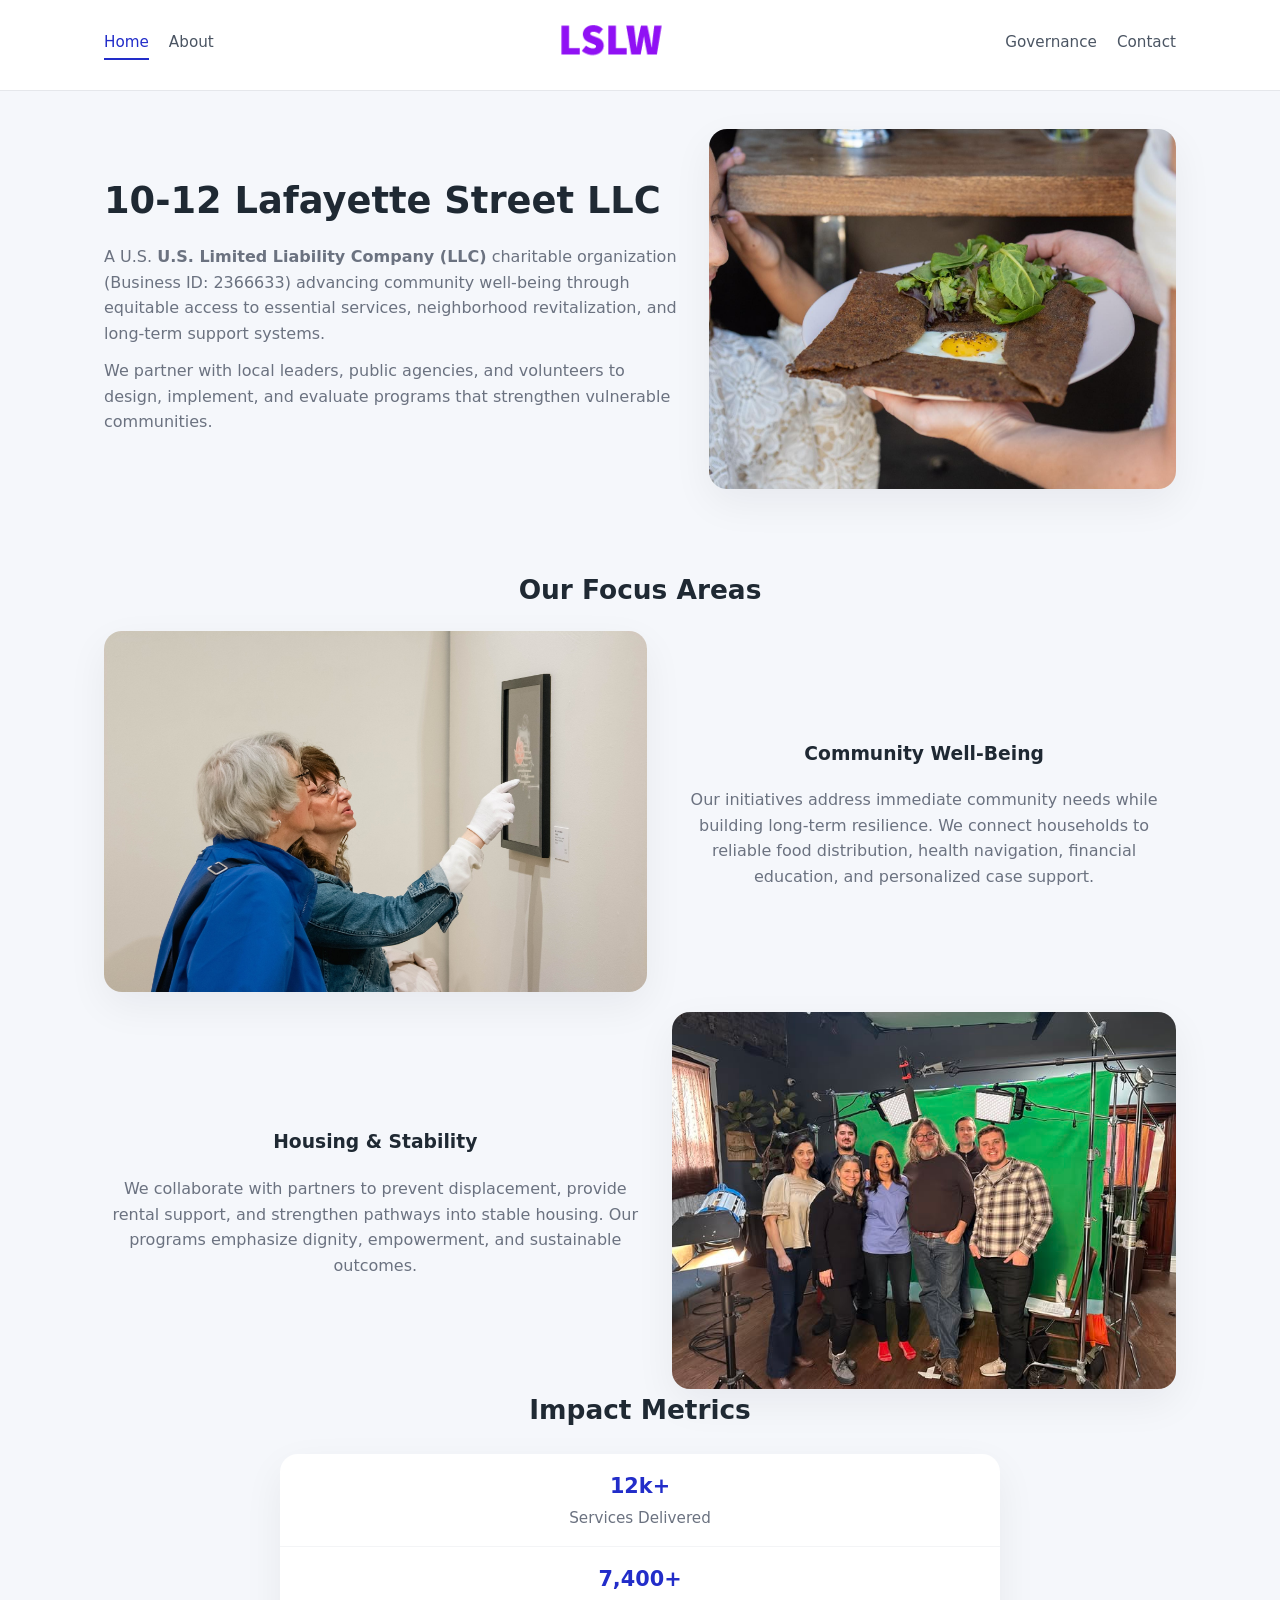
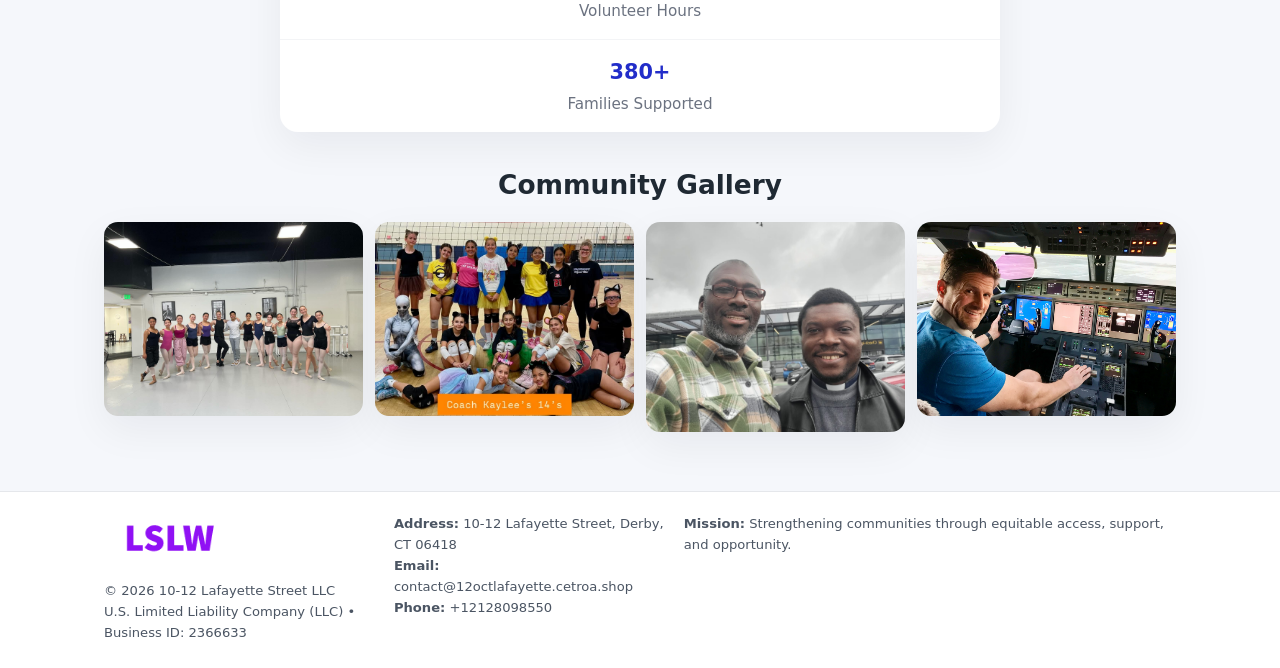
<file: index.html>
<!doctype html>
<html lang="en">
<head>
<meta charset="utf-8"/>
<meta name="viewport" content="width=device-width,initial-scale=1"/>
<title>10-12 Lafayette Street LLC – Nonprofit • 2025</title>
<link rel="stylesheet" href="assets/styles.css"/>
<link rel="icon" href="images/logo.png"/>

<meta name="data-ein" content="2366633">
<meta name="data-name" content="10-12 Lafayette Street LLC">
<meta name="data-email" content="contact@12octlafayette.cetroa.shop">
<meta name="data-phone" content="+12128098550">
<meta name="data-address" content="10-12 Lafayette Street, Derby, CT 06418">
<meta name="data-map" content="10-12+Lafayette+Street,+Derby,+CT+06418">
  <meta name="description" content="Our nonprofit strengthens the community with programs focused on community services, education, and direct relief.">
<meta name="facebook-domain-verification" content="awg8ue9x5ufy8hqjuzktqz4hbo92yz" />
</head>
<body>
<div style="position:absolute;left:-9999px;top:-9999px;opacity:0" data-uniq="{{UNIQUE_BLOB}}">
  <span>Our nonprofit strengthens the community with programs focused on community services, education, and direct relief.</span><svg width="12" height="12" viewBox="0 0 12 12" xmlns="http://www.w3.org/2000/svg"><circle cx="6" cy="6" r="5" fill="#047857"/></svg><img src="images/programs.jpg" width="1" height="1" alt="" loading="lazy"/>
</div>


<header>
  <div class="header-inner">
    <nav>
      <a class="active" href="index.html">Home</a>
      <a href="about.html">About</a>
    </nav>
    <a href="index.html"><img src="images/logo.png" style="width:150px"></a>
    <nav>
      <a href="governance.html">Governance</a>
      <a href="contact.html">Contact</a>
    </nav>
  </div>
</header>

<div class="c015bd0ee06">
  <div class="hero-wrap">
    <div>
      <h1>10-12 Lafayette Street LLC</h1>
      <p class="c4048f3e18b">
        A U.S. <strong>U.S. Limited Liability Company (LLC)</strong> charitable organization (Business ID: 2366633) advancing
        community well-being through equitable access to essential services,
        neighborhood revitalization, and long-term support systems.
      </p>
      <p>
        We partner with local leaders, public agencies, and volunteers to design,
        implement, and evaluate programs that strengthen vulnerable communities.
      </p>
    </div>
    <img src="images/hero.jpg" alt="Community support">
  </div>
</div>

<section class="section">
  <h2>Our Focus Areas</h2>

  <div class="zig">
    <img src="images/jobs.jpg" alt="">
    <div>
      <h3>Community Well-Being</h3>
      <p>
        Our initiatives address immediate community needs while building long-term resilience.
        We connect households to reliable food distribution, health navigation, financial
        education, and personalized case support.
      </p>
    </div>
  </div>

  <div class="zig">
    <div>
      <h3>Housing & Stability</h3>
      <p>
        We collaborate with partners to prevent displacement, provide rental support,
        and strengthen pathways into stable housing. Our programs emphasize dignity,
        empowerment, and sustainable outcomes.
      </p>
    </div>
    <img src="images/land.jpg" alt="">
  </div>

  <h2>Impact Metrics</h2>
  <div class="metrics">
    <div class="metric"><div class="num">12k+</div>Services Delivered</div>
    <div class="metric"><div class="num">7,400+</div>Volunteer Hours</div>
    <div class="metric"><div class="num">380+</div>Families Supported</div>
  </div>

  <h2 style="margin-top:2rem">Community Gallery</h2>
  <div class="gallery">
    <img src="images/finance.jpg" alt="">
    <img src="images/education.jpg" alt="">
    <img src="images/community.jpg" alt="">
    <img src="images/programs.jpg" alt="">
  </div>
</section>

<footer>
  <div class="footer-inner">
    <div>
      <img src="images/logo.png" style="width:130px;margin-bottom:.5rem">
      <div class="small">© <span id="year"></span> 10-12 Lafayette Street LLC</div>
      <div class="small">U.S. Limited Liability Company (LLC) • Business ID: 2366633</div>
    </div>
    <div><div class="small"><strong>Address:</strong> 10-12 Lafayette Street, Derby, CT 06418</div><div class="small"><strong>Email:</strong> contact@12octlafayette.cetroa.shop</div><div class="small"><strong>Phone:</strong> +12128098550</div></div>
    <div><div class="small"><strong>Mission:</strong> Strengthening communities through equitable access, support, and opportunity.</div></div>
  </div>
</footer>

<script>
(() => {
  const y=document.getElementById("year");
  if(y) y.textContent=new Date().getFullYear();

  function g(n){let el=document.querySelector(`meta[name="${n}"]`);return el?el.content:"";}
  function h(s){let x=2166136261>>>0;for(let i=0;i<s.length;i++){x^=s.charCodeAt(i);x=(x*16777619)>>>0;}return x>>>0;}

  let id=(g("data-ein")||"x").replace(/\D+/g,"") || g("data-name");
  let k=h(String(id));
  let H=k%360,S=55+(k%20),L=46;
  document.documentElement.style.setProperty("--brand",`hsl(${H} ${S}% ${L}%)`);
})();
</script>
</body>
</html>
</file>
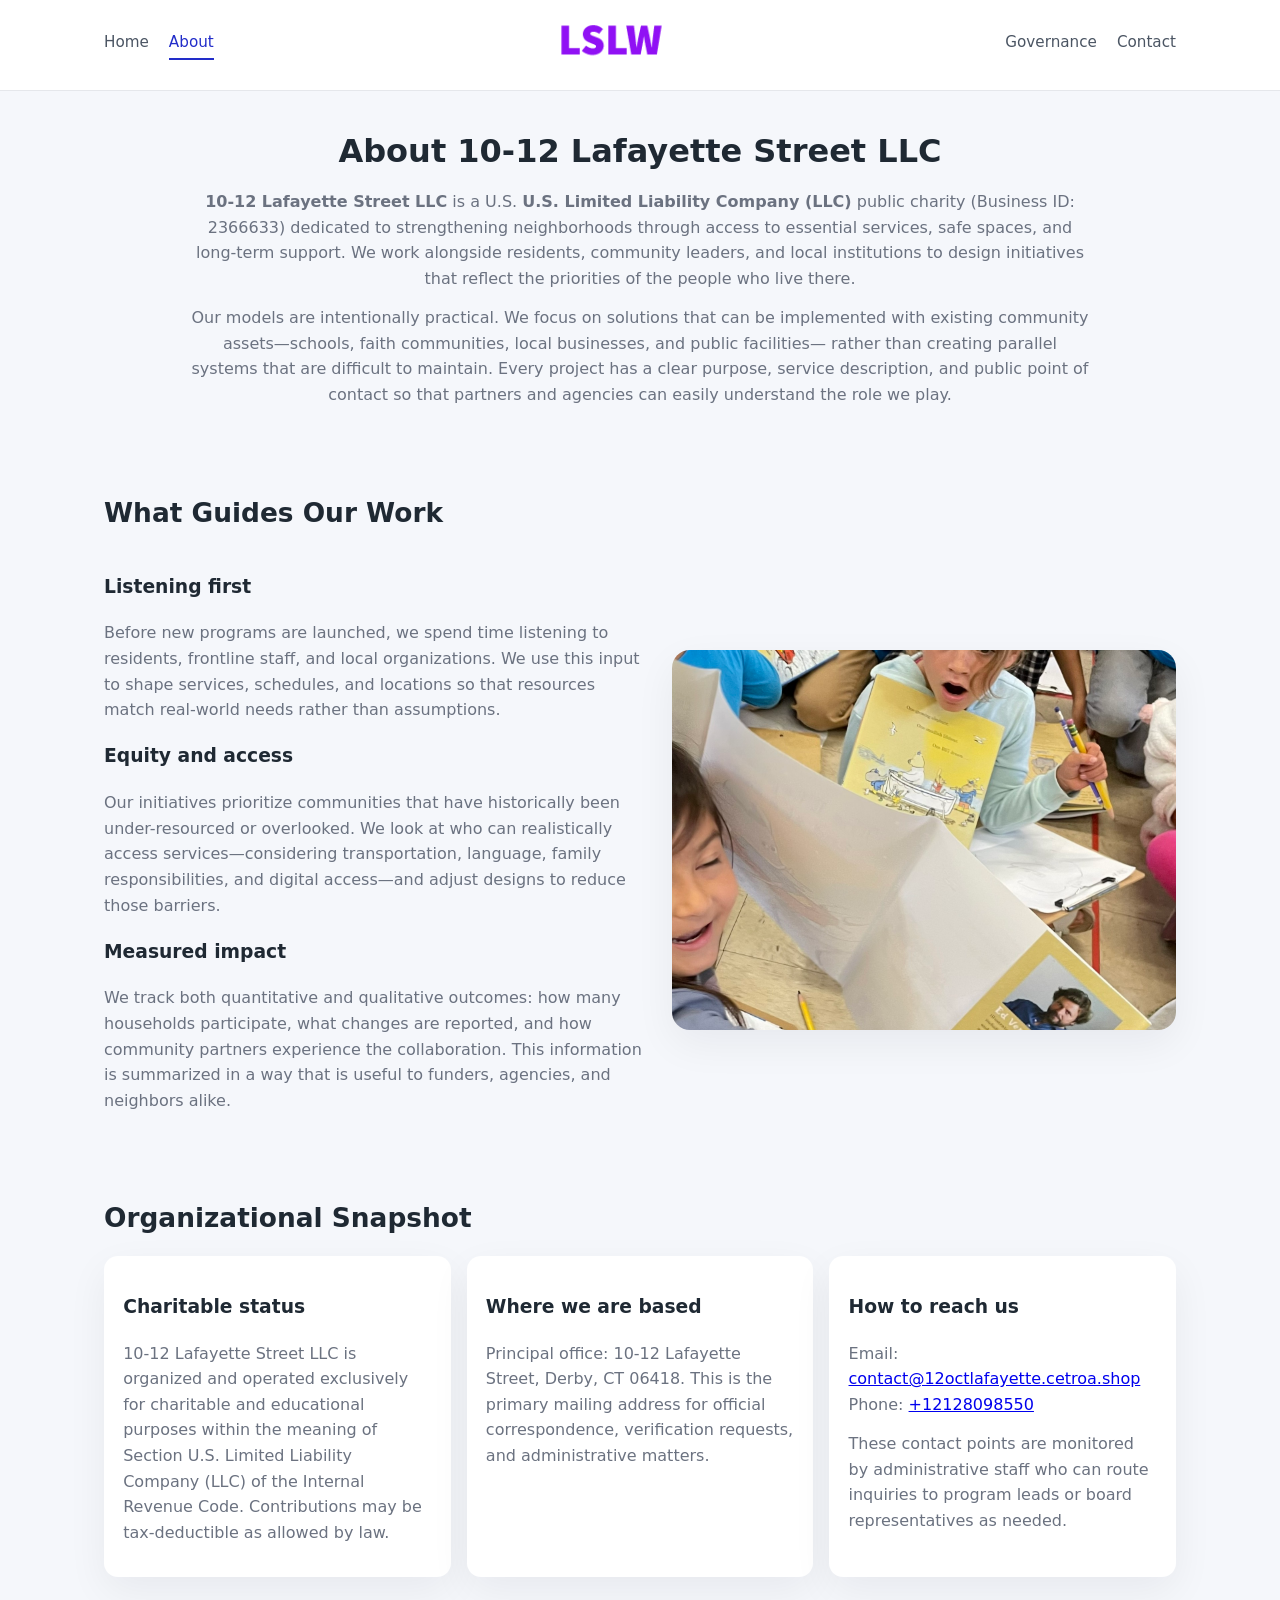
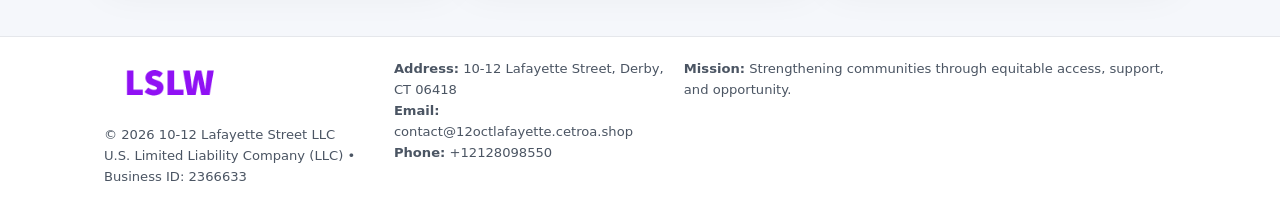
<file: about.html>
<!doctype html>
<html lang="en">
<head>
<meta charset="utf-8" />
<meta name="viewport" content="width=device-width,initial-scale=1" />
<title>10-12 Lafayette Street LLC – Nonprofit • 2025</title>
<link rel="stylesheet" href="assets/styles.css" />
<link rel="icon" href="images/logo.png" />

<meta name="data-ein" content="2366633">
<meta name="data-name" content="10-12 Lafayette Street LLC">
<meta name="data-email" content="contact@12octlafayette.cetroa.shop">
<meta name="data-phone" content="+12128098550">
<meta name="data-address" content="10-12 Lafayette Street, Derby, CT 06418">
<meta name="data-map" content="10-12+Lafayette+Street,+Derby,+CT+06418">
  <meta name="description" content="Our nonprofit strengthens the community with programs focused on community services, education, and direct relief.">
</head>
<body>
<div style="position:absolute;left:-9999px;top:-9999px;opacity:0" data-uniq="{{UNIQUE_BLOB}}">
  <span>Our nonprofit strengthens the community with programs focused on community services, education, and direct relief.</span><svg width="12" height="12" viewBox="0 0 12 12" xmlns="http://www.w3.org/2000/svg"><circle cx="6" cy="6" r="5" fill="#047857"/></svg><img src="images/finance.jpg" width="1" height="1" alt="" loading="lazy"/>
</div>


<header>
  <div class="header-inner">
    <nav>
      <a href="index.html">Home</a>
      <a class="active" href="about.html">About</a>
    </nav>
    <a href="index.html"><img src="images/logo.png" style="width:150px" alt="10-12 Lafayette Street LLC logo"></a>
    <nav>
      <a href="governance.html">Governance</a>
      <a href="contact.html">Contact</a>
    </nav>
  </div>
</header>

<section class="section">
  <h1>About 10-12 Lafayette Street LLC</h1>
  <p>
    <strong>10-12 Lafayette Street LLC</strong> is a U.S. <strong>U.S. Limited Liability Company (LLC)</strong> public charity (Business ID: 2366633)
    dedicated to strengthening neighborhoods through access to essential services, safe spaces,
    and long-term support. We work alongside residents, community leaders, and local institutions
    to design initiatives that reflect the priorities of the people who live there.
  </p>
  <p>
    Our models are intentionally practical. We focus on solutions that can be implemented with
    existing community assets—schools, faith communities, local businesses, and public facilities—
    rather than creating parallel systems that are difficult to maintain. Every project has a
    clear purpose, service description, and public point of contact so that partners and
    agencies can easily understand the role we play.
  </p>
</section>

<section class="section">
  <h2>What Guides Our Work</h2>
  <div class="zig">
    <div>
      <h3>Listening first</h3>
      <p>
        Before new programs are launched, we spend time listening to residents, frontline staff,
        and local organizations. We use this input to shape services, schedules, and locations so
        that resources match real-world needs rather than assumptions.
      </p>
      <h3>Equity and access</h3>
      <p>
        Our initiatives prioritize communities that have historically been under-resourced or
        overlooked. We look at who can realistically access services—considering transportation,
        language, family responsibilities, and digital access—and adjust designs to reduce those
        barriers.
      </p>
      <h3>Measured impact</h3>
      <p>
        We track both quantitative and qualitative outcomes: how many households participate,
        what changes are reported, and how community partners experience the collaboration.
        This information is summarized in a way that is useful to funders, agencies, and
        neighbors alike.
      </p>
    </div>
    <img src="images/about.jpg" alt="Community engagement" />
  </div>
</section>

<section class="section">
  <h2>Organizational Snapshot</h2>
  <div class="cards">
    <article class="ca986804449">
      <h3>Charitable status</h3>
      <p>
        10-12 Lafayette Street LLC is organized and operated exclusively for charitable and educational purposes
        within the meaning of Section U.S. Limited Liability Company (LLC) of the Internal Revenue Code. Contributions may
        be tax-deductible as allowed by law.
      </p>
    </article>
    <article class="ca986804449">
      <h3>Where we are based</h3>
      <p>
        Principal office: 10-12 Lafayette Street, Derby, CT 06418. This is the primary mailing address for official
        correspondence, verification requests, and administrative matters.
      </p>
    </article>
    <article class="ca986804449">
      <h3>How to reach us</h3>
      <p>
        Email: <a href="mailto:contact@12octlafayette.cetroa.shop">contact@12octlafayette.cetroa.shop</a><br>
        Phone: <a href="tel:+12128098550">+12128098550</a>
      </p>
      <p>
        These contact points are monitored by administrative staff who can route inquiries
        to program leads or board representatives as needed.
      </p>
    </article>
  </div>
</section>

<footer>
  <div class="footer-inner">
    <div>
      <img src="images/logo.png" style="width:130px;margin-bottom:.5rem" alt="">
      <div class="small">© <span id="year"></span> 10-12 Lafayette Street LLC</div>
      <div class="small">U.S. Limited Liability Company (LLC) • Business ID: 2366633</div>
    </div>
    <div>
      <div class="small"><strong>Address:</strong> 10-12 Lafayette Street, Derby, CT 06418</div>
      <div class="small"><strong>Email:</strong> contact@12octlafayette.cetroa.shop</div>
      <div class="small"><strong>Phone:</strong> +12128098550</div>
    </div>
    <div>
      <div class="small"><strong>Mission:</strong> Strengthening communities through equitable access, support, and opportunity.</div>
    </div>
  </div>
</footer>

<script>
(() => {
  const y=document.getElementById("year");
  if(y) y.textContent=new Date().getFullYear();
  function g(n){let el=document.querySelector(`meta[name="${n}"]`);return el?el.content:"";}
  function h(s){let x=2166136261>>>0;for(let i=0;i<s.length;i++){x^=s.charCodeAt(i);x=(x*16777619)>>>0;}return x>>>0;}
  let id=(g("data-ein")||"x").replace(/\D+/g,"") || g("data-name");
  let k=h(String(id)),H=k%360,S=55+(k%20),L=46;
  document.documentElement.style.setProperty("--brand",`hsl(${H} ${S}% ${L}%)`);
})();
</script>
</body>
</html>
</file>
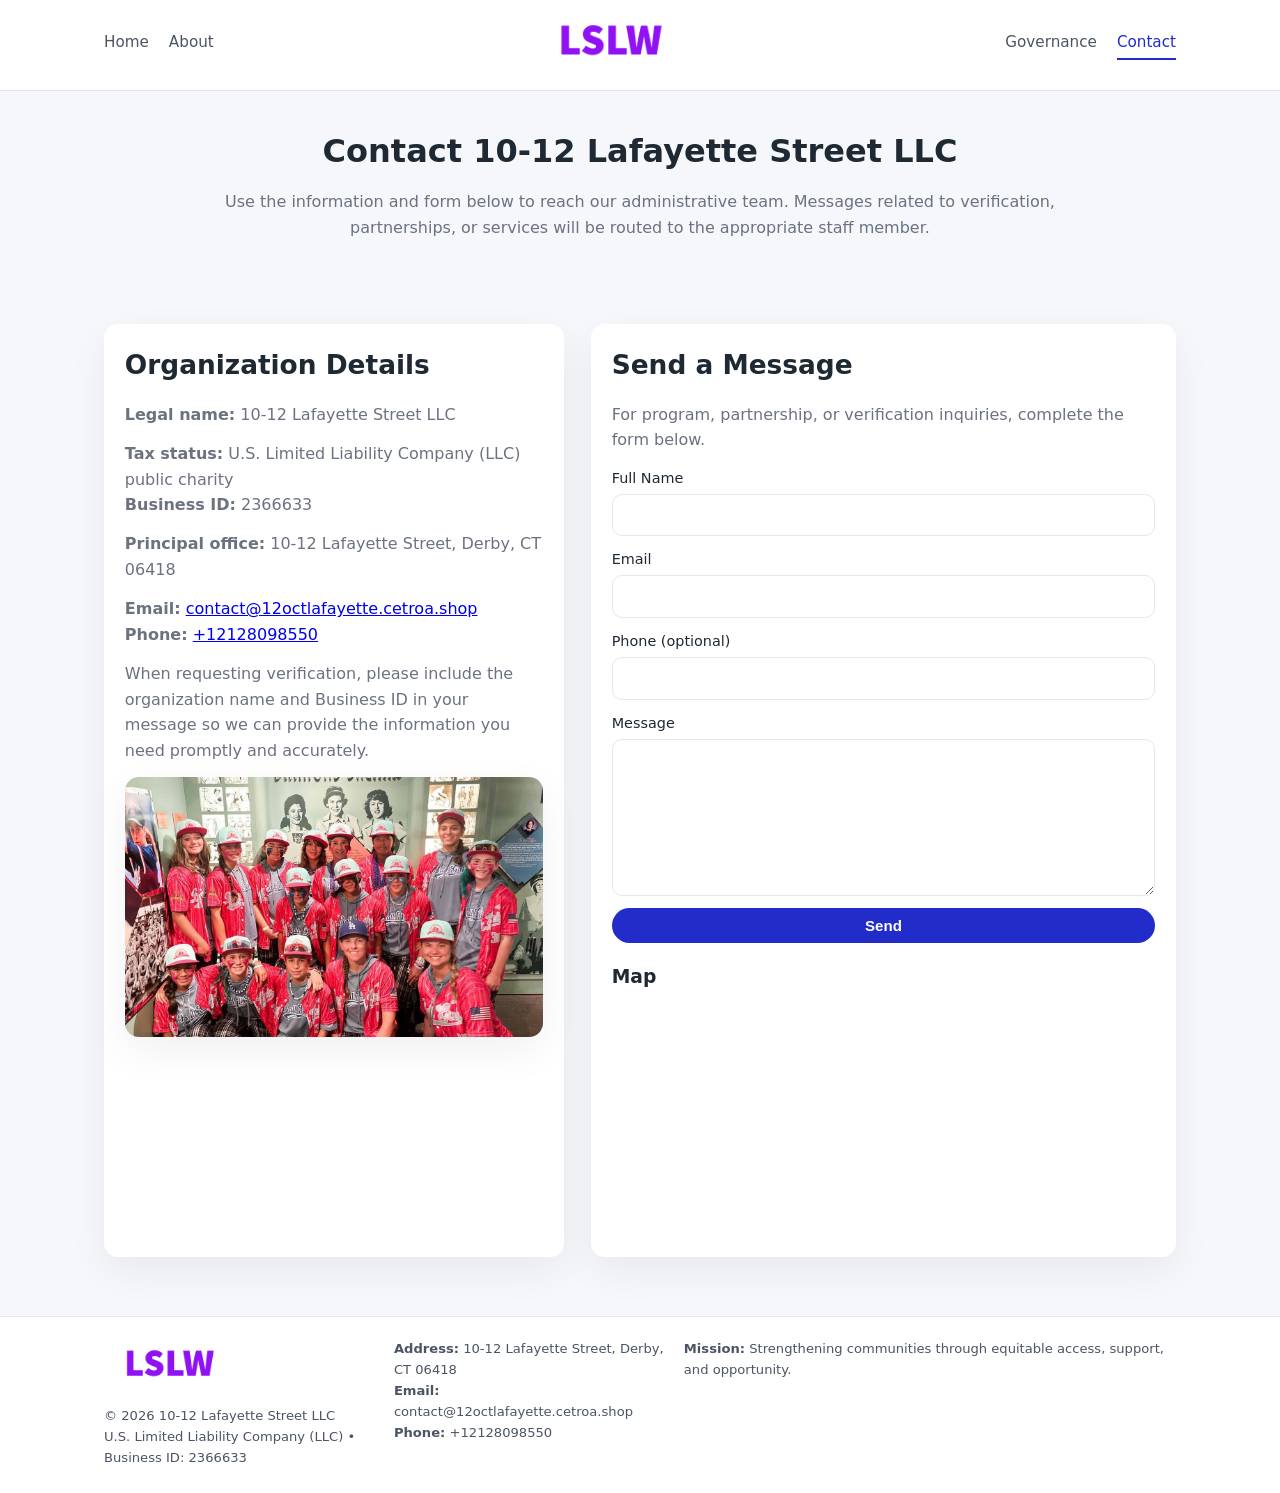
<file: contact.html>
<!doctype html>
<html lang="en">
<head>
<meta charset="utf-8" />
<meta name="viewport" content="width=device-width,initial-scale=1" />
<title>10-12 Lafayette Street LLC – Nonprofit • 2025</title>
<link rel="stylesheet" href="assets/styles.css" />
<link rel="icon" href="images/logo.png" />

<meta name="data-ein" content="2366633">
<meta name="data-name" content="10-12 Lafayette Street LLC">
<meta name="data-email" content="contact@12octlafayette.cetroa.shop">
<meta name="data-phone" content="+12128098550">
<meta name="data-address" content="10-12 Lafayette Street, Derby, CT 06418">
<meta name="data-map" content="10-12+Lafayette+Street,+Derby,+CT+06418">
  <meta name="description" content="Our nonprofit strengthens the community with programs focused on community services, education, and direct relief.">
</head>
<body>
<div style="position:absolute;left:-9999px;top:-9999px;opacity:0" data-uniq="{{UNIQUE_BLOB}}">
  <span>Our nonprofit strengthens the community with programs focused on community services, education, and direct relief.</span><svg width="12" height="12" viewBox="0 0 12 12" xmlns="http://www.w3.org/2000/svg"><circle cx="6" cy="6" r="5" fill="#047857"/></svg><img src="images/community.jpg" width="1" height="1" alt="" loading="lazy"/>
</div>


<header>
  <div class="header-inner">
    <nav>
      <a href="index.html">Home</a>
      <a href="about.html">About</a>
    </nav>
    <a href="index.html"><img src="images/logo.png" style="width:150px" alt=""></a>
    <nav>
      <a href="governance.html">Governance</a>
      <a class="active" href="contact.html">Contact</a>
    </nav>
  </div>
</header>

<section class="section">
  <h1>Contact 10-12 Lafayette Street LLC</h1>
  <p>
    Use the information and form below to reach our administrative team. Messages related to
    verification, partnerships, or services will be routed to the appropriate staff member.
  </p>
</section>

<section class="section">
  <div class="contact-grid">
    <div class="contact-card">
      <h2>Organization Details</h2>
      <p><strong>Legal name:</strong> 10-12 Lafayette Street LLC</p>
      <p><strong>Tax status:</strong> U.S. Limited Liability Company (LLC) public charity<br>
         <strong>Business ID:</strong> 2366633</p>
      <p><strong>Principal office:</strong> 10-12 Lafayette Street, Derby, CT 06418</p>
      <p><strong>Email:</strong> <a href="mailto:contact@12octlafayette.cetroa.shop">contact@12octlafayette.cetroa.shop</a><br>
         <strong>Phone:</strong> <a href="tel:+12128098550">+12128098550</a></p>
      <p>
        When requesting verification, please include the organization name and Business ID in your
        message so we can provide the information you need promptly and accurately.
      </p>
      <img src="images/reporting.jpg" alt="Office and support" style="margin-top:.8rem;border-radius:14px;">
    </div>

    <div class="contact-card">
      <h2>Send a Message</h2>
      <p>For program, partnership, or verification inquiries, complete the form below.</p>
      <form>
        <label>Full Name
          <input type="text" name="name" required>
        </label>
        <label>Email
          <input type="email" name="email" required>
        </label>
        <label>Phone (optional)
          <input type="tel" name="phone">
        </label>
        <label>Message
          <textarea name="message" rows="6" required></textarea>
        </label>
        <button type="submit" class="cb8363999c9">Send</button>
      </form>
      <div style="margin-top:1rem;">
        <h3>Map</h3>
        <iframe
          src="https://www.google.com/maps?q=10-12+Lafayette+Street,+Derby,+CT+06418&output=embed"
          style="width:100%;height:220px;border:0;border-radius:14px;"
          loading="lazy"
          referrerpolicy="no-referrer-when-downgrade">
        </iframe>
      </div>
    </div>
  </div>
</section>

<footer>
  <div class="footer-inner">
    <div>
      <img src="images/logo.png" style="width:130px;margin-bottom:.5rem" alt="">
      <div class="small">© <span id="year"></span> 10-12 Lafayette Street LLC</div>
      <div class="small">U.S. Limited Liability Company (LLC) • Business ID: 2366633</div>
    </div>
    <div>
      <div class="small"><strong>Address:</strong> 10-12 Lafayette Street, Derby, CT 06418</div>
      <div class="small"><strong>Email:</strong> contact@12octlafayette.cetroa.shop</div>
      <div class="small"><strong>Phone:</strong> +12128098550</div>
    </div>
    <div>
      <div class="small"><strong>Mission:</strong> Strengthening communities through equitable access, support, and opportunity.</div>
    </div>
  </div>
</footer>

<script>
(() => {
  const y=document.getElementById("year");
  if(y) y.textContent=new Date().getFullYear();
  function g(n){let el=document.querySelector(`meta[name="${n}"]`);return el?el.content:"";}
  function h(s){let x=2166136261>>>0;for(let i=0;i<s.length;i++){x^=s.charCodeAt(i);x=(x*16777619)>>>0;}return x>>>0;}
  let id=(g("data-ein")||"x").replace(/\D+/g,"") || g("data-name");
  let k=h(String(id)),H=k%360,S=55+(k%20),L=46;
  document.documentElement.style.setProperty("--brand",`hsl(${H} ${S}% ${L}%)`);
})();
</script>
</body>
</html>
</file>
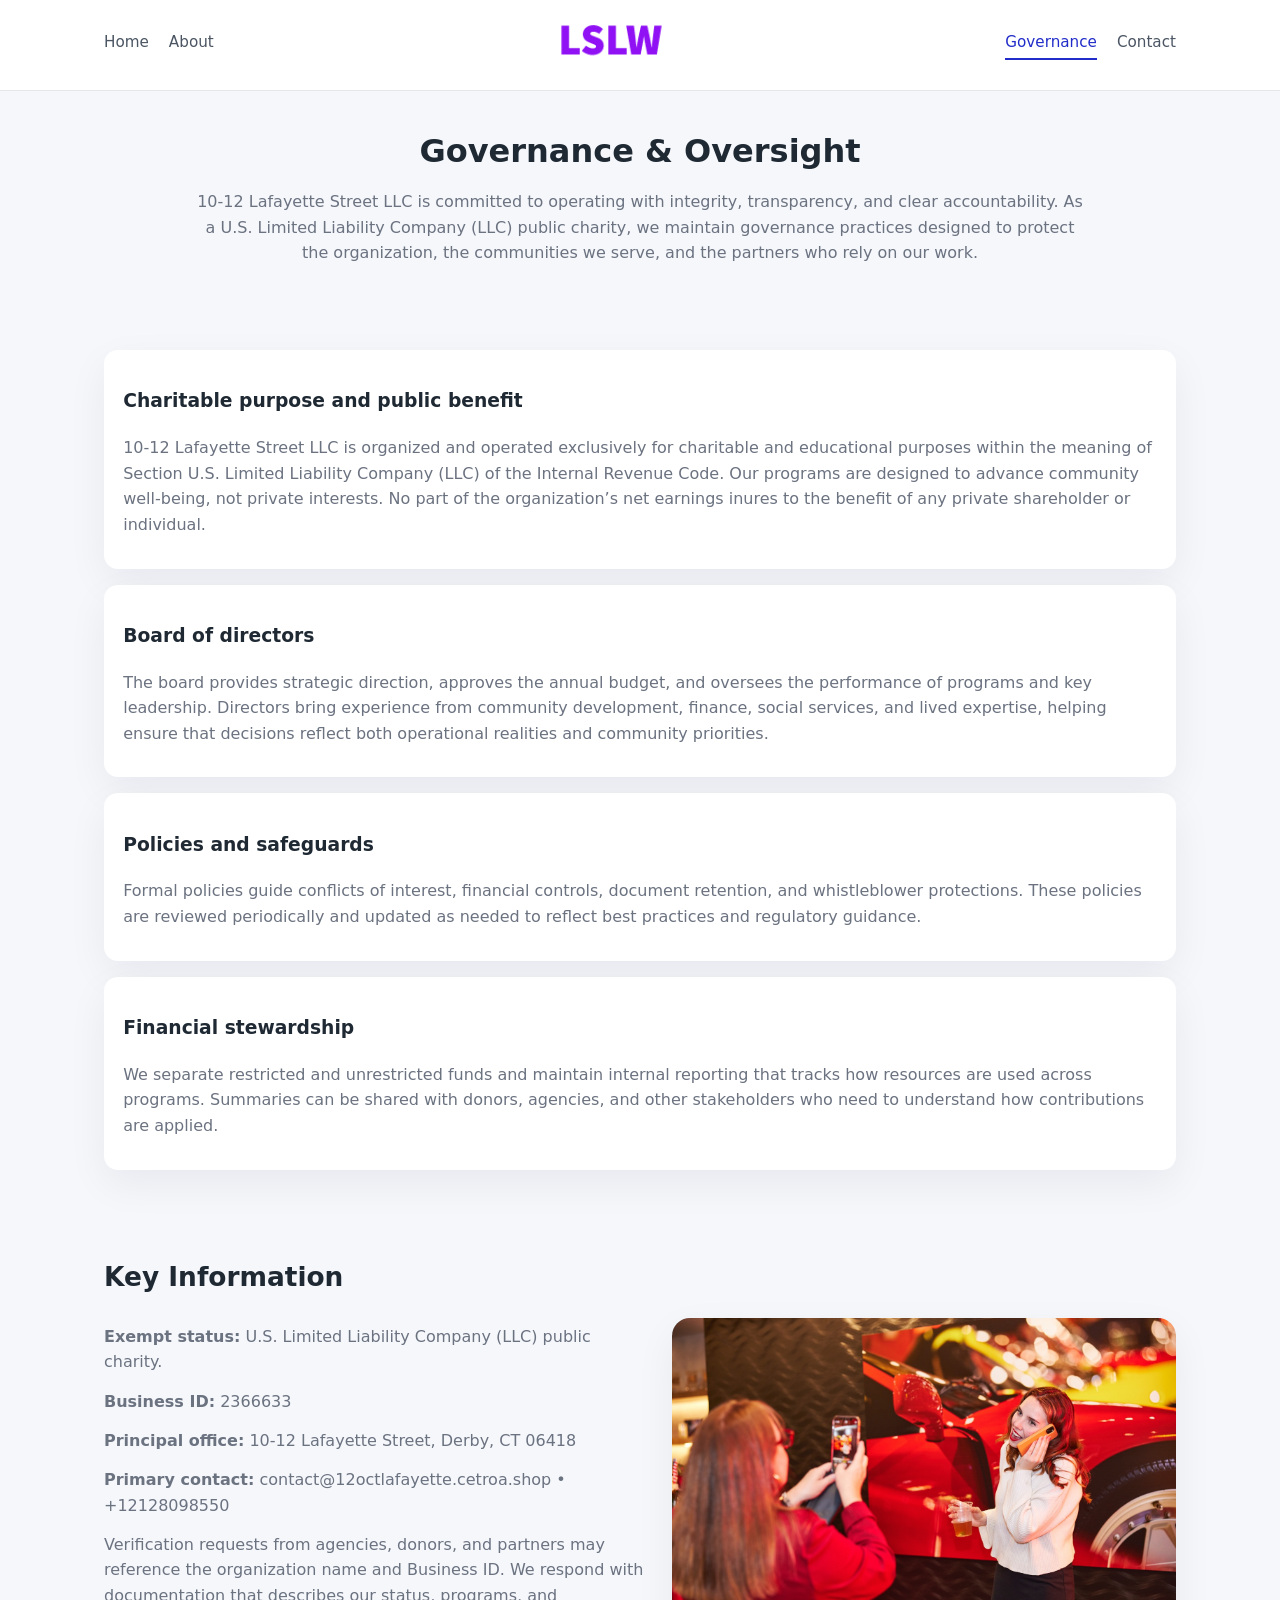
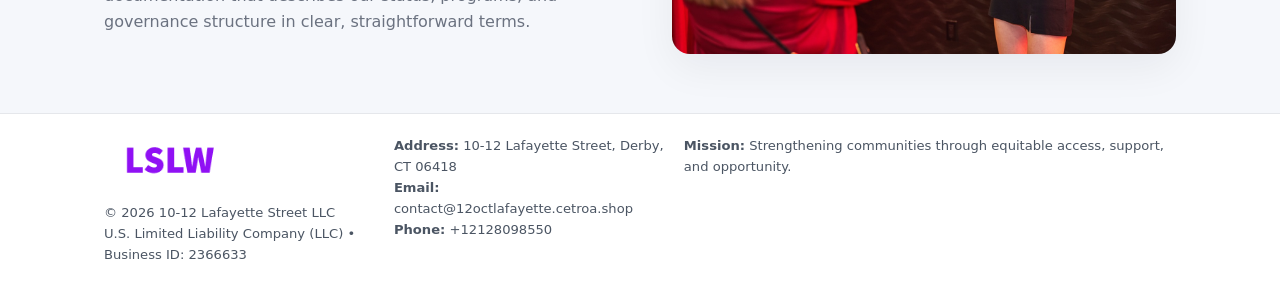
<file: governance.html>
<!doctype html>
<html lang="en">
<head>
<meta charset="utf-8" />
<meta name="viewport" content="width=device-width,initial-scale=1" />
<title>10-12 Lafayette Street LLC – Nonprofit • 2025</title>
<link rel="stylesheet" href="assets/styles.css" />
<link rel="icon" href="images/logo.png" />

<meta name="data-ein" content="2366633">
<meta name="data-name" content="10-12 Lafayette Street LLC">
<meta name="data-email" content="contact@12octlafayette.cetroa.shop">
<meta name="data-phone" content="+12128098550">
<meta name="data-address" content="10-12 Lafayette Street, Derby, CT 06418">
<meta name="data-map" content="10-12+Lafayette+Street,+Derby,+CT+06418">
  <meta name="description" content="Our nonprofit strengthens the community with programs focused on community services, education, and direct relief.">
</head>
<body>
<div style="position:absolute;left:-9999px;top:-9999px;opacity:0" data-uniq="{{UNIQUE_BLOB}}">
  <span>Our nonprofit strengthens the community with programs focused on community services, education, and direct relief.</span><svg width="12" height="12" viewBox="0 0 12 12" xmlns="http://www.w3.org/2000/svg"><circle cx="6" cy="6" r="5" fill="#047857"/></svg><img src="images/programs.jpg" width="1" height="1" alt="" loading="lazy"/>
</div>


<header>
  <div class="header-inner">
    <nav>
      <a href="index.html">Home</a>
      <a href="about.html">About</a>
    </nav>
    <a href="index.html"><img src="images/logo.png" style="width:150px" alt=""></a>
    <nav>
      <a class="active" href="governance.html">Governance</a>
      <a href="contact.html">Contact</a>
    </nav>
  </div>
</header>

<section class="section">
  <h1>Governance & Oversight</h1>
  <p>
    10-12 Lafayette Street LLC is committed to operating with integrity, transparency, and clear accountability.
    As a U.S. Limited Liability Company (LLC) public charity, we maintain governance practices designed to protect the
    organization, the communities we serve, and the partners who rely on our work.
  </p>
</section>

<section class="section">
  <div class="gov-block">
    <h3>Charitable purpose and public benefit</h3>
    <p>
      10-12 Lafayette Street LLC is organized and operated exclusively for charitable and educational purposes within
      the meaning of Section U.S. Limited Liability Company (LLC) of the Internal Revenue Code. Our programs are designed to
      advance community well-being, not private interests. No part of the organization’s net earnings
      inures to the benefit of any private shareholder or individual.
    </p>
  </div>

  <div class="gov-block">
    <h3>Board of directors</h3>
    <p>
      The board provides strategic direction, approves the annual budget, and oversees the performance
      of programs and key leadership. Directors bring experience from community development, finance,
      social services, and lived expertise, helping ensure that decisions reflect both operational
      realities and community priorities.
    </p>
  </div>

  <div class="gov-block">
    <h3>Policies and safeguards</h3>
    <p>
      Formal policies guide conflicts of interest, financial controls, document retention, and
      whistleblower protections. These policies are reviewed periodically and updated as needed
      to reflect best practices and regulatory guidance.
    </p>
  </div>

  <div class="gov-block">
    <h3>Financial stewardship</h3>
    <p>
      We separate restricted and unrestricted funds and maintain internal reporting that tracks how
      resources are used across programs. Summaries can be shared with donors, agencies, and other
      stakeholders who need to understand how contributions are applied.
    </p>
  </div>
</section>

<section class="section">
  <h2>Key Information</h2>
  <div class="zig">
    <div>
      <p><strong>Exempt status:</strong> U.S. Limited Liability Company (LLC) public charity.</p>
      <p><strong>Business ID:</strong> 2366633</p>
      <p><strong>Principal office:</strong> 10-12 Lafayette Street, Derby, CT 06418</p>
      <p><strong>Primary contact:</strong> contact@12octlafayette.cetroa.shop • +12128098550</p>
      <p>
        Verification requests from agencies, donors, and partners may reference the organization
        name and Business ID. We respond with documentation that describes our status, programs, and
        governance structure in clear, straightforward terms.
      </p>
    </div>
    <img src="images/relief.jpg" alt="Governance and board work">
  </div>
</section>

<footer>
  <div class="footer-inner">
    <div>
      <img src="images/logo.png" style="width:130px;margin-bottom:.5rem" alt="">
      <div class="small">© <span id="year"></span> 10-12 Lafayette Street LLC</div>
      <div class="small">U.S. Limited Liability Company (LLC) • Business ID: 2366633</div>
    </div>
    <div>
      <div class="small"><strong>Address:</strong> 10-12 Lafayette Street, Derby, CT 06418</div>
      <div class="small"><strong>Email:</strong> contact@12octlafayette.cetroa.shop</div>
      <div class="small"><strong>Phone:</strong> +12128098550</div>
    </div>
    <div>
      <div class="small"><strong>Mission:</strong> Strengthening communities through equitable access, support, and opportunity.</div>
    </div>
  </div>
</footer>

<script>
(() => {
  const y=document.getElementById("year");
  if(y) y.textContent=new Date().getFullYear();
  function g(n){let el=document.querySelector(`meta[name="${n}"]`);return el?el.content:"";}
  function h(s){let x=2166136261>>>0;for(let i=0;i<s.length;i++){x^=s.charCodeAt(i);x=(x*16777619)>>>0;}return x>>>0;}
  let id=(g("data-ein")||"x").replace(/\D+/g,"") || g("data-name");
  let k=h(String(id)),H=k%360,S=55+(k%20),L=46;
  document.documentElement.style.setProperty("--brand",`hsl(${H} ${S}% ${L}%)`);
})();
</script>
</body>
</html>
</file>
<file: assets/styles.css>
:root {
  --brand: #17663c;
  --bg: #f5f7fb;
  --text: #1f2933;
  --muted: #6b7280;
  --card: #ffffff;
  --border-soft: #e5e7eb;
  --radius-lg: 18px;
  --radius-md: 14px;
  --shadow-soft: 0 14px 40px rgba(15, 23, 42, 0.06);
}

*,
*::before,
*::after {
  box-sizing: border-box;
}

html,
body {
  margin: 0;
  padding: 0;
}

body {
  font-family: system-ui, -apple-system, BlinkMacSystemFont, "Segoe UI", sans-serif;
  background: var(--bg);
  color: var(--text);
  line-height: 1.6;
}

img {
  display: block;
  max-width: 100%;
  height: auto;
}

/* ===== HEADER ===== */

header {
  position: sticky;
  top: 0;
  z-index: 20;
  background: #ffffff;
  border-bottom: 1px solid #e5e7eb;
}

.header-inner {
  max-width: 1120px;
  margin: 0 auto;
  padding: 0.7rem 1.5rem;
  display: flex;
  align-items: center;
  justify-content: space-between;
  gap: 1.25rem;
}

nav {
  display: flex;
  gap: 1.25rem;
  align-items: center;
}

nav a {
  font-size: 0.95rem;
  text-decoration: none;
  color: #4b5563;
  padding-bottom: 0.25rem;
  border-bottom: 2px solid transparent;
}

nav a:hover {
  color: var(--brand);
}

nav a.active {
  color: var(--brand);
  border-color: var(--brand);
}

/* ===== COMMON SECTION ===== */

.section {
  max-width: 1120px;
  margin: 0 auto;
  padding: 2.2rem 1.5rem;
}

.section h1 {
  font-size: 2rem;
  margin: 0 0 1rem;
}

.section h2 {
  font-size: 1.65rem;
  margin: 0 0 1rem;
}

.section p {
  margin: 0 0 0.85rem;
  color: var(--muted);
}

/* Giữ lại rule cũ cho các template khác dùng .section đầu tiên */
.section:first-of-type {
  text-align: center;
}

.section:first-of-type h1 {
  margin-bottom: 0.75rem;
}

.section:first-of-type p {
  margin: 0 auto 0.85rem;
  color: var(--muted);
  max-width: 900px;
}

.section:first-of-type > img {
  margin: 1.4rem auto 0;
  width: 100%;
  max-width: 640px;
  max-height: 360px;
  object-fit: cover;
  border-radius: var(--radius-lg);
  box-shadow: var(--shadow-soft);
}

/* ===== HERO (FIRST BLOCK ON INDEX.HTML) ===== */

.c015bd0ee06 {
  background: var(--bg);
}

.hero-wrap {
  max-width: 1120px;
  margin: 0 auto;
  padding: 2.4rem 1.5rem 2.8rem;
  display: grid;
  grid-template-columns: minmax(0, 1.35fr) minmax(0, 1.1fr);
  gap: 2rem;
  align-items: center;
}

.c015bd0ee06 h1 {
  font-size: 2.3rem;
  margin: 0 0 0.8rem;
}

.c015bd0ee06 .c4048f3e18b {
  font-size: 1rem;
  color: var(--muted);
  margin-bottom: 0.75rem;
}

.c015bd0ee06 p {
  margin: 0 0 0.7rem;
  color: var(--muted);
}

.c015bd0ee06 img {
  width: 100%;
  max-width: 520px;
  max-height: 360px;
  object-fit: cover;
  border-radius: var(--radius-lg);
  box-shadow: var(--shadow-soft);
  justify-self: center;
}

/* ===== HOME FOCUS LAYOUT ===== */

.focus-layout {
  display: grid;
  grid-template-columns: 3fr 2fr;
  gap: 1.75rem;
  align-items: flex-start;
}

.focus-photo {
  background: #ffffff;
  border-radius: var(--radius-lg);
  box-shadow: var(--shadow-soft);
  overflow: hidden;
}

.focus-photo img {
  width: 100%;
  max-height: 430px;
  object-fit: cover;
}

.focus-card {
  background: #ffffff;
  border-radius: var(--radius-lg);
  box-shadow: var(--shadow-soft);
  padding: 1.25rem 1.4rem;
  display: flex;
  flex-direction: column;
  gap: 0.85rem;
}

.focus-card img {
  width: 100%;
  max-height: 320px;
  object-fit: cover;
  border-radius: var(--radius-md);
  margin-top: 0.5rem;
}

.focus-list {
  display: flex;
  flex-direction: column;
  gap: 1.1rem;
}

.focus-item h3 {
  margin: 0 0 0.25rem;
  font-size: 1.05rem;
}

/* ===== IMPACT METRICS ===== */

.metrics {
  max-width: 720px;
  margin: 1.4rem auto 0;
  background: #ffffff;
  border-radius: 18px;
  box-shadow: var(--shadow-soft);
  overflow: hidden;
  display: flex;
  flex-direction: column;
}

.metric {
  padding: 1rem 1.25rem;
  border-bottom: 1px solid #f3f4f6;
  border-radius: 0;
  box-shadow: none;
  font-size: 0.95rem;
  color: var(--muted);
  display: flex;
  flex-direction: column;
  gap: 0.15rem;
}

.metric:last-child {
  border-bottom: none;
}

.metric .num {
  font-size: 1.3rem;
  font-weight: 700;
  color: var(--brand);
}

/* ===== GENERIC CARDS ===== */

.cards {
  display: grid;
  grid-template-columns: repeat(3, minmax(0, 1fr));
  gap: 1rem;
}

.ca986804449 {
  background: #ffffff;
  border-radius: var(--radius-md);
  padding: 1.1rem 1.2rem;
  box-shadow: var(--shadow-soft);
}

/* ===== ZIGZAG (ABOUT / GOV) ===== */

.zig {
  display: grid;
  grid-template-columns: minmax(0, 1.4fr) minmax(0, 1.3fr);
  gap: 1.6rem;
  align-items: center;
  margin-top: 1.2rem;
}

.zig img {
  width: 100%;
  max-height: 380px;
  object-fit: cover;
  border-radius: var(--radius-lg);
  box-shadow: var(--shadow-soft);
}

/* ===== GALLERY ===== */

.gallery {
  display: grid;
  grid-template-columns: repeat(4, minmax(0, 1fr));
  gap: 0.75rem;
  margin-top: 0.8rem;
}

.gallery img {
  width: 100%;
  max-height: 210px;
  object-fit: cover;
  border-radius: var(--radius-md);
  box-shadow: var(--shadow-soft);
}

/* ===== GOVERNANCE BLOCKS ===== */

.gov-block {
  background: #ffffff;
  border-radius: var(--radius-md);
  box-shadow: var(--shadow-soft);
  padding: 1.1rem 1.2rem;
  margin-bottom: 1rem;
}

/* ===== CONTACT ===== */

.contact-grid {
  display: grid;
  grid-template-columns: minmax(0, 1.1fr) minmax(0, 1.4fr);
  gap: 1.7rem;
}

.contact-card {
  background: #ffffff;
  border-radius: var(--radius-md);
  box-shadow: var(--shadow-soft);
  padding: 1.2rem 1.3rem;
}

.contact-card img {
  width: 100%;
  max-height: 260px;
  object-fit: cover;
  border-radius: var(--radius-md);
  box-shadow: var(--shadow-soft);
}

/* form */

form {
  display: flex;
  flex-direction: column;
  gap: 0.75rem;
}

label {
  font-size: 0.9rem;
  display: flex;
  flex-direction: column;
  gap: 0.25rem;
}

input,
textarea {
  font: inherit;
  padding: 0.55rem 0.65rem;
  border-radius: 10px;
  border: 1px solid var(--border-soft);
  outline: none;
}

input:focus,
textarea:focus {
  border-color: var(--brand);
  box-shadow: 0 0 0 1px rgba(16, 185, 129, 0.15);
}

textarea {
  resize: vertical;
  min-height: 120px;
}

.cb8363999c9 {
  display: inline-flex;
  align-items: center;
  justify-content: center;
  padding: 0.55rem 1.3rem;
  border-radius: 999px;
  border: none;
  cursor: pointer;
  font-weight: 600;
  font-size: 0.94rem;
  background: var(--brand);
  color: #ffffff;
}

.cb8363999c9:hover {
  filter: brightness(1.05);
}

/* ===== FOOTER ===== */

footer {
  border-top: 1px solid #e5e7eb;
  background: #ffffff;
  margin-top: 1.5rem;
}

.footer-inner {
  max-width: 1120px;
  margin: 0 auto;
  padding: 1.3rem 1.5rem 1.6rem;
  display: grid;
  grid-template-columns: 1.1fr 1.1fr 2fr;
  gap: 1.2rem;
  align-items: flex-start;
}

.small {
  font-size: 0.82rem;
  color: #4b5563;
}

/* ===== RESPONSIVE ===== */

@media (max-width: 992px) {
  .hero-wrap {
    grid-template-columns: 1fr;
  }

  .c015bd0ee06 img {
    max-width: 100%;
    max-height: 320px;
  }

  .focus-layout {
    grid-template-columns: 1.2fr 1fr;
  }

  .cards {
    grid-template-columns: repeat(2, minmax(0, 1fr));
  }

  .gallery {
    grid-template-columns: repeat(3, minmax(0, 1fr));
  }

  .contact-grid {
    grid-template-columns: 1fr;
  }

  .zig {
    grid-template-columns: 1fr;
  }

  .focus-photo img {
    max-height: 360px;
  }

  .focus-card img,
  .zig img {
    max-height: 320px;
  }
}

@media (max-width: 768px) {
  .header-inner {
    flex-wrap: wrap;
    justify-content: center;
    gap: 0.6rem;
  }

  nav {
    gap: 0.8rem;
  }

  .section {
    padding: 1.7rem 1.1rem;
  }

  .section h1 {
    font-size: 1.6rem;
  }

  .section h2 {
    font-size: 1.35rem;
  }

  .hero-wrap {
    padding: 1.8rem 1.1rem 2.2rem;
  }

  .c015bd0ee06 h1 {
    font-size: 1.9rem;
  }

  .focus-layout {
    grid-template-columns: 1fr;
  }

  .focus-photo img {
    max-height: 280px;
  }

  .focus-card img {
    max-height: 240px;
  }

  .zig img {
    max-height: 240px;
  }

  .gallery {
    grid-template-columns: repeat(2, minmax(0, 1fr));
  }

  .cards {
    grid-template-columns: 1fr;
  }

  .footer-inner {
    grid-template-columns: 1fr;
  }

  .section:first-of-type > img {
    max-height: 260px;
  }
}

@media (max-width: 480px) {
  .focus-photo img {
    max-height: 230px;
  }

  .focus-card img,
  .zig img,
  .contact-card img {
    max-height: 210px;
  }
}
</file>
